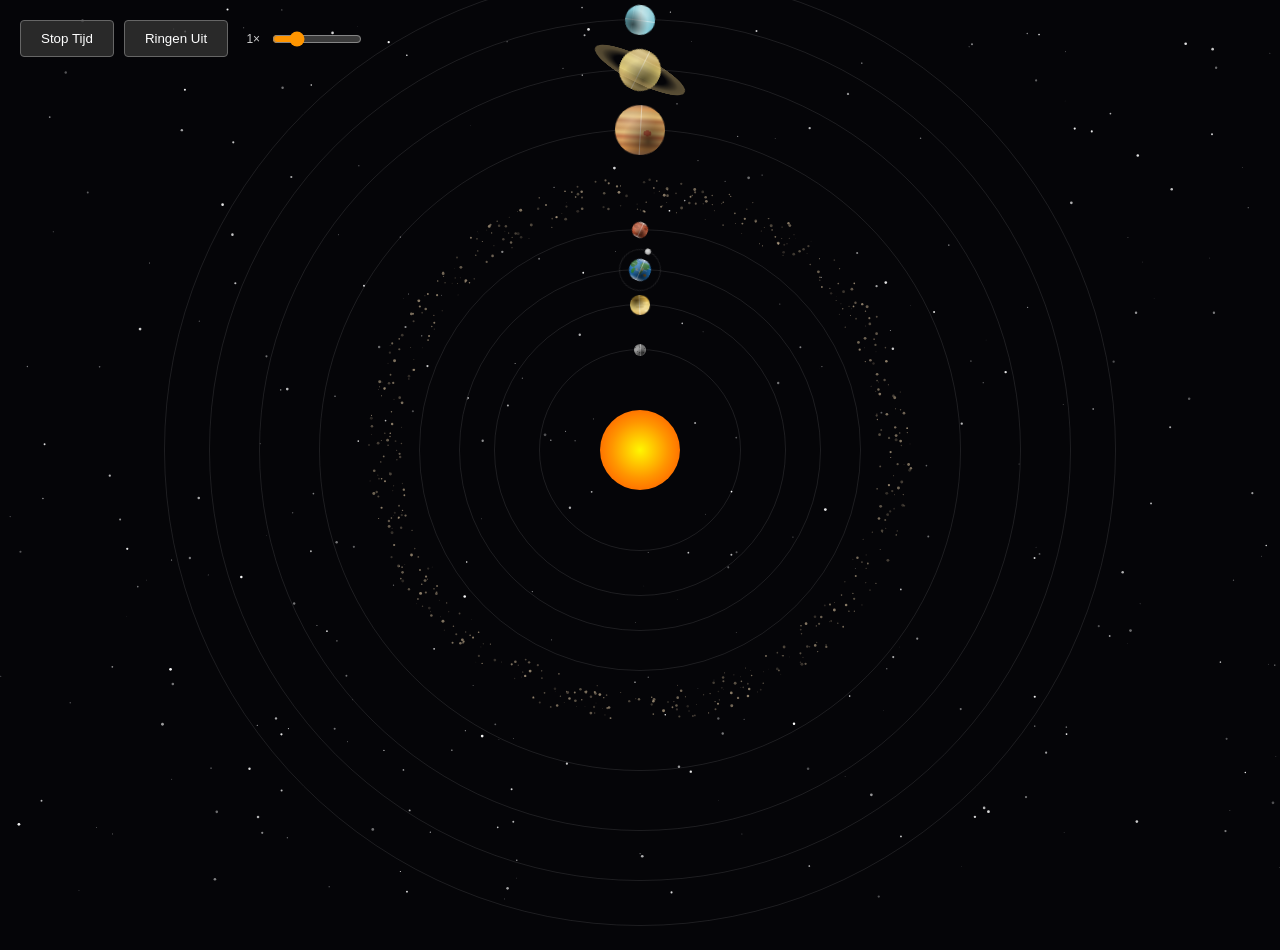
<file: index.html>
<!DOCTYPE html>
<html lang="nl">
<head>
<meta charset="UTF-8">
<meta name="viewport" content="width=device-width, initial-scale=1.0">
<title>Interactief Zonnestelsel</title>
<link rel="stylesheet" href="css/style.css">
</head>
<body>
<canvas id="starfield"></canvas>
<div id="ui-layer">
<button id="toggleBtn">Stop Tijd</button>
<button id="resetBtn" style="display:none;">Terug naar Overzicht</button>
<button id="orbitBtn">Ringen Uit</button>
<span id="speedLabel">1×</span>
<input type="range" id="speedSlider" min="0.1" max="4" step="0.1" value="1" title="Simulatiesnelheid">
</div>
<div id="info-panel">
<h2 id="m-name">Naam</h2>
<p id="m-desc">Geselecteerde planeet details:</p>
<hr>
<div class="stats">
<p><strong>Afstand:</strong> <span id="m-dist"></span></p>
<p><strong>Massa vs Aarde:</strong> <span id="m-mass"></span></p>
<p><strong>Diameter:</strong> <span id="m-diam"></span></p>
<p><strong>Dagduur:</strong> <span id="m-rot"></span></p>
<p><strong>Jaarduur:</strong> <span id="m-orbit"></span></p>
<p><strong>Manen:</strong> <span id="m-moons"></span></p>
<p><strong>Temperatuur:</strong> <span id="m-temp"></span></p>
<p><strong>Type:</strong> <span id="m-type"></span></p>
</div>
</div>
<div id="viewport">
<div id="universe">
<div id="sun"></div>
</div>
</div>
<div id="planet-tooltip"></div>
<script src="js/script.js"></script>
</body>
</html>
</file>
<file: css/style.css>
:root {
--space-bg: #050508;
--sun-color: #ffcc00;
--orbit-color: rgba(255, 255, 255, 0.1);
--panel-bg: rgba(10, 10, 15, 0.95);
}
#starfield {
position: fixed; top: 0; left: 0;
width: 100%; height: 100%;
z-index: -1; pointer-events: none;
}
body {
margin: 0; padding: 0;
background-color: var(--space-bg);
color: white;
font-family: 'Segoe UI', Tahoma, sans-serif;
overflow: hidden;
height: 100vh;
display: flex;
justify-content: center;
align-items: center;
}
#ui-layer {
position: absolute; top: 20px; left: 20px;
z-index: 1000; display: flex; gap: 10px; align-items: center;
}
#speedSlider {
width: 90px; cursor: pointer; accent-color: #ff9500; vertical-align: middle;
}
#speedLabel {
font-size: 12px; min-width: 22px; text-align: right; color: #ccc;
}
button {
background: rgba(50, 50, 50, 0.8);
color: white; border: 1px solid #666;
padding: 10px 20px; cursor: pointer; border-radius: 4px;
}
#info-panel {
position: fixed; right: -400px; top: 0;
width: 320px; height: 100%;
background: var(--panel-bg);
border-left: 1px solid #444;
padding: 40px 25px;
transition: right 0.6s cubic-bezier(0.22, 1, 0.36, 1);
z-index: 1001;
}
#info-panel.active { right: 0; }
#viewport {
width: 100vw; height: 100vh;
display: flex; justify-content: center; align-items: center;
transition: transform 1s cubic-bezier(0.45, 0.05, 0.55, 0.95);
}
#universe {
position: relative; width: 1000px; height: 1000px;
display: flex; justify-content: center; align-items: center;
}
#sun {
width: 80px; height: 80px;
background: radial-gradient(circle, #fff700, #ff9500, #ff4500);
border-radius: 50%;
animation: sun-pulse 3s ease-in-out infinite;
cursor: pointer; z-index: 10;
}
@keyframes sun-pulse {
0%, 100% { box-shadow: 0 0 40px #ff6600, 0 0 80px #ff440055; }
50%       { box-shadow: 0 0 80px #ff8800, 0 0 150px #ff660066, 0 0 220px #ff440033; }
}
.orbit {
position: absolute; border: 1px solid var(--orbit-color);
border-radius: 50%; display: flex; justify-content: center; align-items: center;
pointer-events: none;
}
.planet-path {
position: absolute; top: 0; left: 0;
width: 100%; height: 100%;
display: flex; flex-direction: column; align-items: center;
pointer-events: none;
}
.planet-body-container {
position: relative; transform-style: preserve-3d;
display: flex; justify-content: center; align-items: center;
}
.planet-body {
border-radius: 50%; position: relative; cursor: pointer;
z-index: 2; pointer-events: auto; overflow: hidden;
}
.planet-body::after {
content: ''; position: absolute; inset: 0; border-radius: 50%;
background:
  radial-gradient(circle at 32% 30%, rgba(255,255,255,0.28) 0%, transparent 50%),
  radial-gradient(circle at 68% 72%, rgba(0,0,0,0.65) 0%, transparent 52%);
pointer-events: none; z-index: 1;
}
.planet-surface {
position: absolute; top: 0; left: 0;
width: 200%; height: 100%;
}
.axis-line {
position: absolute; width: 1px; height: 180%;
background: rgba(255,255,255,0.4); top: -40%; left: 50%;
}
.saturn-ring {
position: absolute; width: 100px; height: 100px;
background: radial-gradient(circle, rgba(197, 171, 110, 0) 40%, rgba(197, 171, 110, 0.4) 60%, rgba(197, 171, 110, 0.6) 100%);
border-radius: 50%; transform: rotateX(75deg);
pointer-events: none; z-index: 1;
}
#universe.hide-orbits .orbit { border-color: transparent; }
#planet-tooltip {
position: fixed;
transform: translateX(-50%);
white-space: nowrap;
font-size: 11px;
color: #fff;
background: rgba(0, 0, 0, 0.65);
padding: 2px 8px;
border-radius: 10px;
pointer-events: none;
opacity: 0;
transition: opacity 0.2s ease;
z-index: 2000;
}
</file>
